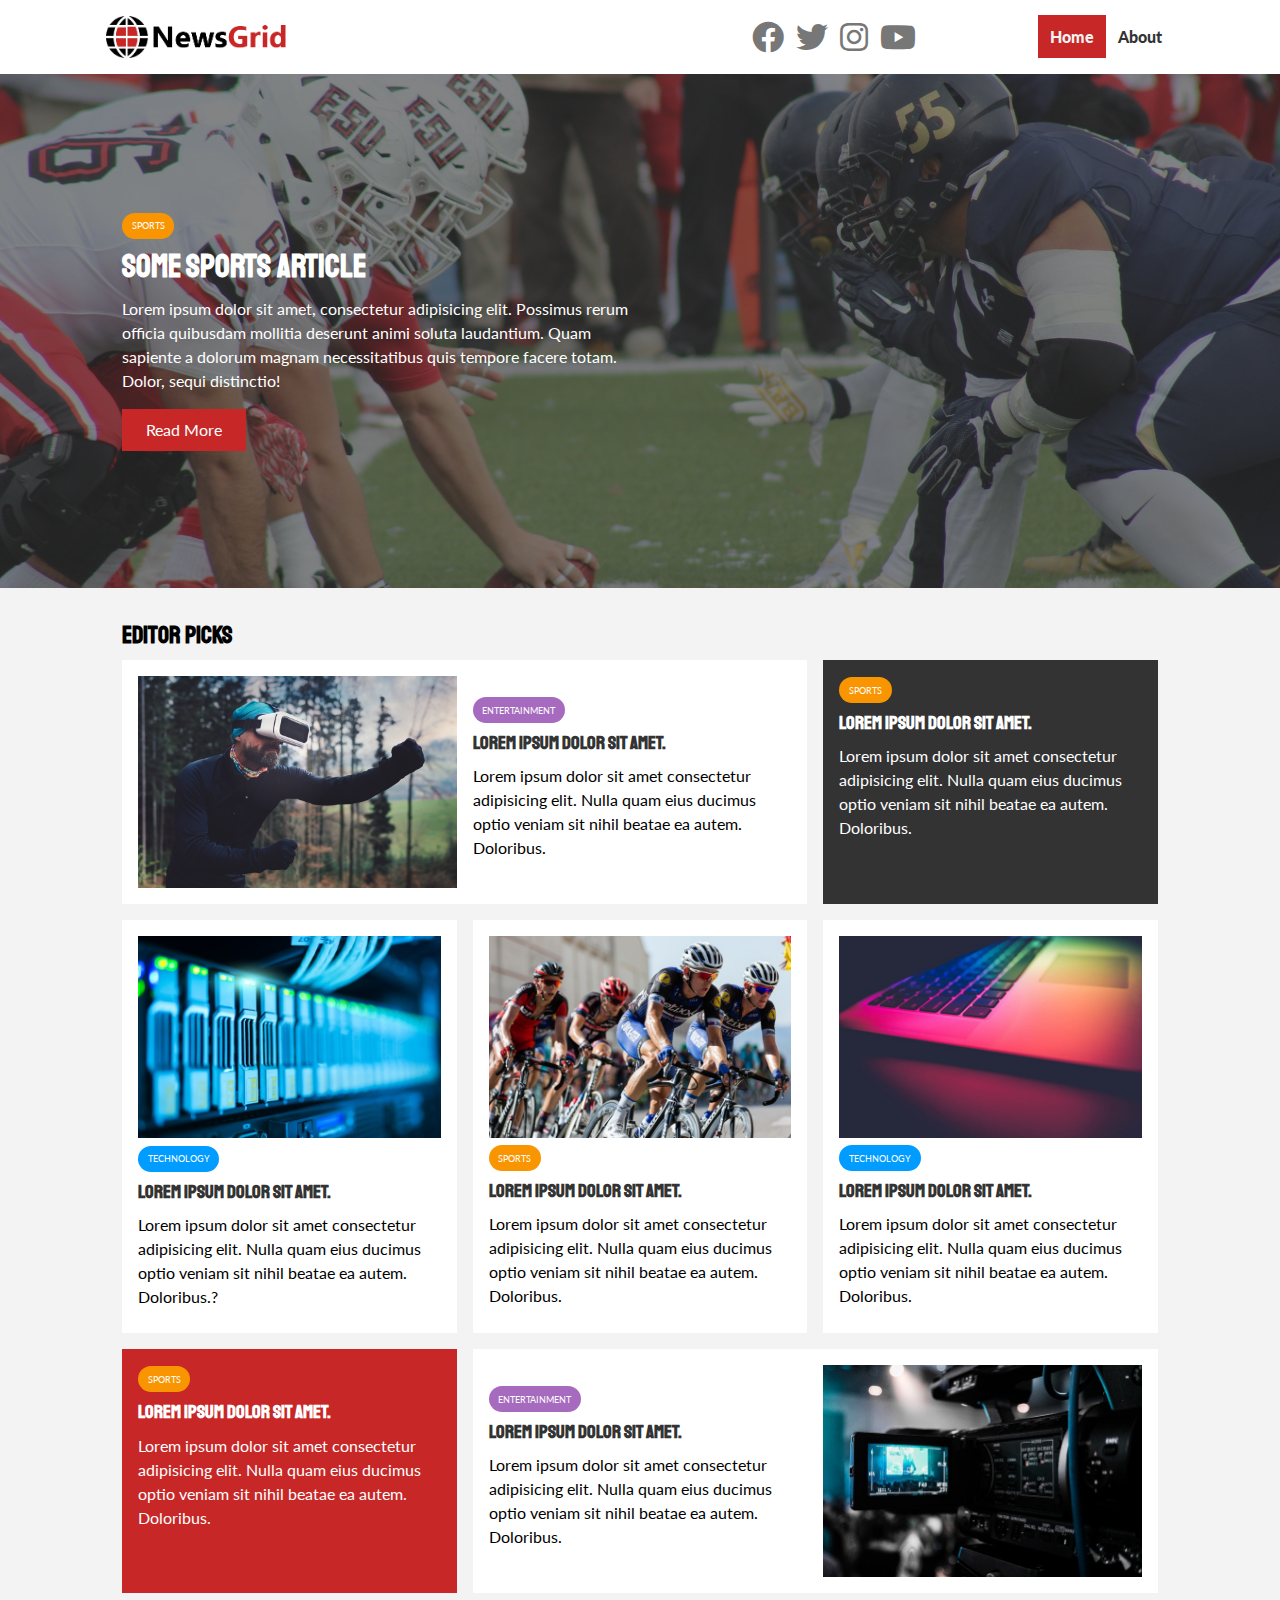
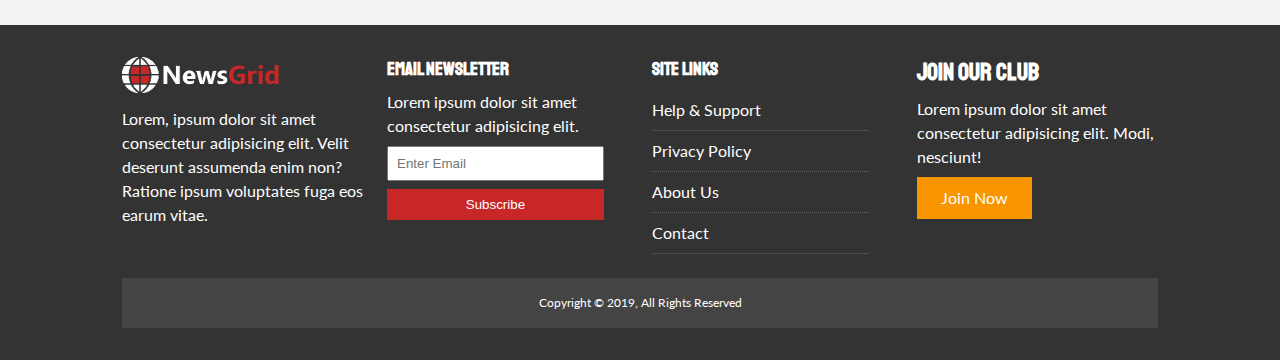
<file: index.html>
<!DOCTYPE html>
<html lang="en">

<head>
    <meta charset="UTF-8">
    <meta name="viewport" content="width=device-width, initial-scale=1.0">
    <meta name="description" content="This is a world best and powerful news platform online">
    <meta name="keyword" name="sports, world, politics, entertainment, advanture, creativity">
    <!-- Google fonts -->
    <link href="https://fonts.googleapis.com/css2?family=Lato:ital,wght@0,300;0,400;1,300;1,400;1,700&display=swap" rel="stylesheet">
    <link href="https://fonts.googleapis.com/css2?family=Staatliches&display=swap" rel="stylesheet">
    <link rel="shortcut icon" type="image/x-icon" href="favicon.ico">
    <title>NewsGrid Website | Top news</title>
    <link rel="stylesheet" href="css/all.css">
    <link rel="stylesheet" href="css/style.css">
    <link rel="stylesheet" media="screen and (max-width:768px)" href="css/mobile.css">
</head>

<body>
    <!--#### Navbar start ####-->
    <nav id="main-nav">
        <div class="container">
            <img src="images/logo.png" alt="logo" class="logo">
            <div class="social">
                <a href="facebook.com" target="_blank"> <i class="fab fa-facebook fa-2x"></i></a>
                <a href="twitter.com" target="_blank"> <i class="fab fa-twitter fa-2x"></i></a>
                <a href="instagram.com" target="_blank"> <i class="fab fa-instagram fa-2x"></i></a>
                <a href="youtube.com" target="_blank"> <i class="fab fa-youtube fa-2x"></i></a>
            </div>
            <ul>
                <li><a href="index.html" class="current">Home</a></li>
                <li><a href="about.html">About</a></li>
            </ul>
        </div>
    </nav>
    <!--#### Navbar End ####-->

    <!--#### Showcase start ####-->
    <section id="showcase">
        <div class="container">
            <div class="showcase-container">
                <div class="showcase-content">
                    <div class="catagory category-sports">Sports</div>
                    <h1>Some Sports Article</h1>
                    <p>Lorem ipsum dolor sit amet, consectetur adipisicing elit. Possimus rerum officia quibusdam mollitia deserunt animi soluta laudantium. Quam sapiente a dolorum magnam necessitatibus quis tempore facere totam. Dolor, sequi distinctio!</p>
                    <a href="article.html" class="btn btn-primary">Read More</a>
                </div>
            </div>
        </div>
    </section>
    <!--#### Showcase End ####-->

    <!--#### Home Articles start ####-->
    <section id="home-articles" class="py-2">
        <div class="container">
            <h2>Editor Picks</h2>
            <div class="articles-container">
                <article class="card">
                    <img src="images/articles/ent1.jpg" alt="Entertainment">
                    <div>
                        <div class="catagory category-ent">Entertainment</div>
                        <h3> <a href="article.html">Lorem ipsum dolor sit amet.</a></h3>
                        <p>Lorem ipsum dolor sit amet consectetur adipisicing elit. Nulla quam eius ducimus optio veniam sit nihil beatae ea autem. Doloribus.</p>
                    </div>
                </article>

                <article class="card bg-dark">
                    <div>
                        <div class="catagory category-sports">Sports</div>
                        <h3> <a href="article.html">Lorem ipsum dolor sit amet.</a></h3>
                        <p>Lorem ipsum dolor sit amet consectetur adipisicing elit. Nulla quam eius ducimus optio veniam sit nihil beatae ea autem. Doloribus.</p>
                    </div>
                </article>

                <article class="card">
                    <img src="images/articles/tech1.jpg" alt="Technology">
                    <div>
                        <div class="catagory category-tech">Technology</div>
                        <h3> <a href="article.html">Lorem ipsum dolor sit amet.</a></h3>
                        <p>Lorem ipsum dolor sit amet consectetur adipisicing elit. Nulla quam eius ducimus optio veniam sit nihil beatae ea autem. Doloribus.?</p>
                    </div>
                </article>

                <article class="card">
                    <img src="images/articles/sports1.jpg" alt="sports">
                    <div>
                        <div class="catagory category-sports">Sports</div>
                        <h3> <a href="article.html">Lorem ipsum dolor sit amet.</a></h3>
                        <p>Lorem ipsum dolor sit amet consectetur adipisicing elit. Nulla quam eius ducimus optio veniam sit nihil beatae ea autem. Doloribus.</p>
                    </div>
                </article>

                <article class="card">
                    <img src="images/articles/tech2.jpg" alt="Technology">
                    <div>
                        <div class="catagory category-tech">Technology</div>
                        <h3> <a href="article.html">Lorem ipsum dolor sit amet.</a></h3>
                        <p>Lorem ipsum dolor sit amet consectetur adipisicing elit. Nulla quam eius ducimus optio veniam sit nihil beatae ea autem. Doloribus.</p>
                    </div>
                </article>

                <article class="card bg-primary">
                    <div>
                        <div class="catagory category-sports">Sports</div>
                        <h3> <a href="article.html">Lorem ipsum dolor sit amet.</a></h3>
                        <p>Lorem ipsum dolor sit amet consectetur adipisicing elit. Nulla quam eius ducimus optio veniam sit nihil beatae ea autem. Doloribus.</p>
                    </div>
                </article>

                <article class="card">
                    <div>
                        <div class="catagory category-ent">Entertainment</div>
                        <h3> <a href="article.html">Lorem ipsum dolor sit amet.</a></h3>
                        <p>Lorem ipsum dolor sit amet consectetur adipisicing elit. Nulla quam eius ducimus optio veniam sit nihil beatae ea autem. Doloribus.</p>
                    </div>
                    <img src="images/articles/ent2.jpg" alt="Entertainment">
                </article>
            </div>
        </div>
    </section>
    <!--#### Home Articles End ####-->

    <!-- #### Footer start #### -->
    <footer id="main-footer" class="py-2">
        <div class="container footer-container">
            <div>
                <img src="images/logo_light.png" alt="News grid" class="main-img">
                <p>Lorem, ipsum dolor sit amet consectetur adipisicing elit. Velit deserunt assumenda enim non? Ratione ipsum voluptates fuga eos earum vitae.</p>
            </div>
            <div>
                <h3>Email Newsletter</h3>
                <p>Lorem ipsum dolor sit amet consectetur adipisicing elit.</p>
                <form>
                    <input type="email" placeholder="Enter Email">
                    <input type="submit" value="Subscribe" class="btn btn-primary">
                </form>
            </div>
            <div>
                <h3>Site Links</h3>
                <ul class="list">
                    <li><a href="#">Help & Support</a></li>
                    <li><a href="#">Privacy Policy</a></li>
                    <li><a href="about.html">About Us</a></li>
                    <li><a href="#">Contact</a></li>
                </ul>
            </div>
            <div>
                <h2>Join Our Club</h2>
                <p>Lorem ipsum dolor sit amet consectetur adipisicing elit. Modi, nesciunt!</p>
                <a href="#" class="btn btn-secondary">Join Now</a>
            </div>
            <div>
                <p>Copyright © 2019, All Rights Reserved</p>
            </div>

        </div>
    </footer>
    <!-- #### Footer End #### -->
</body>

</html>
</file>
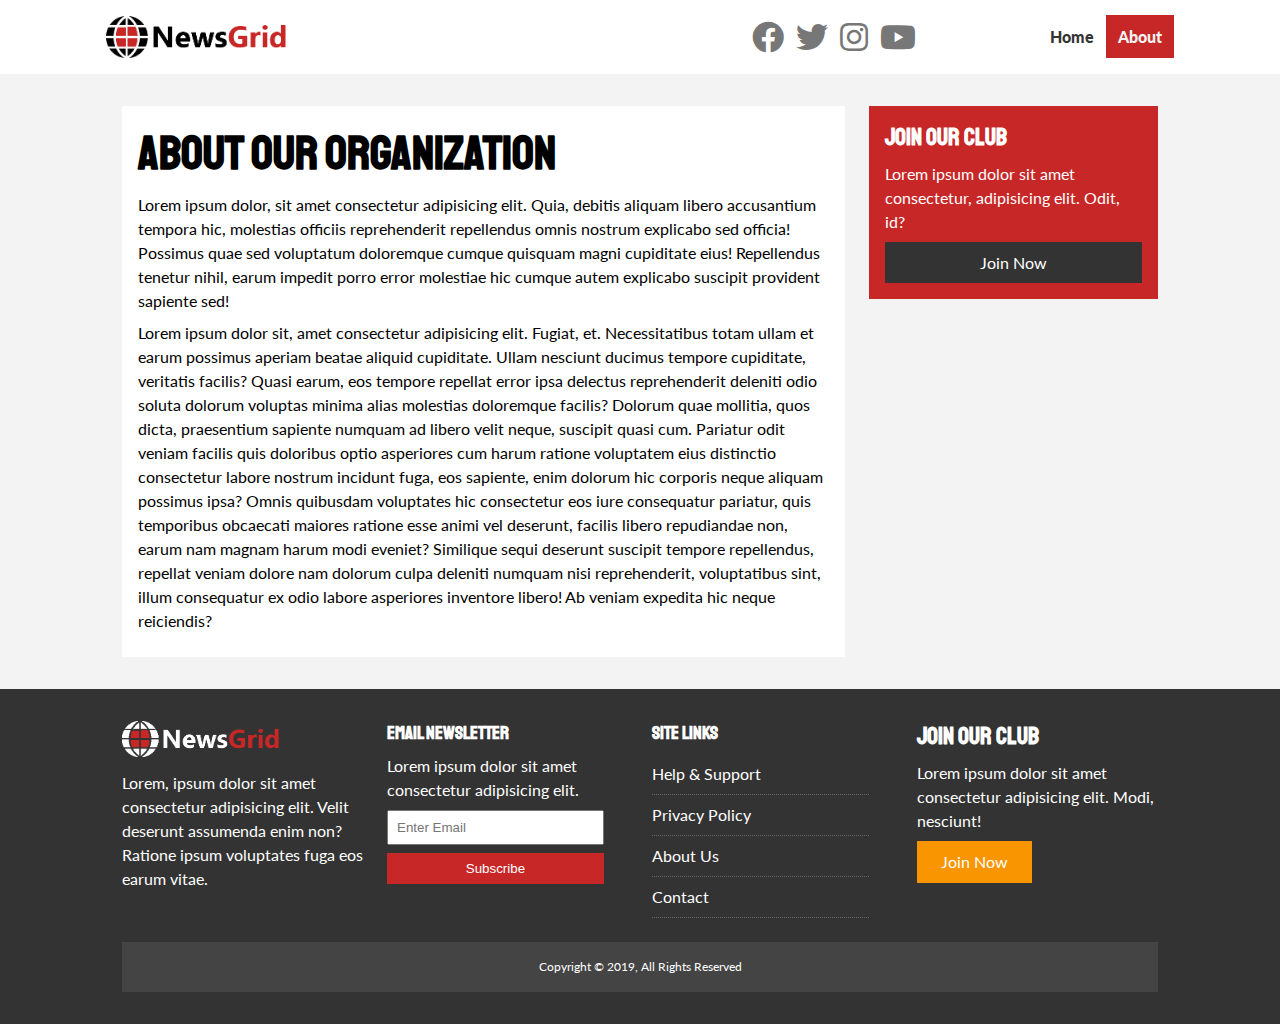
<file: about.html>
<!DOCTYPE html>
<html lang="en">

<head>
    <meta charset="UTF-8">
    <meta name="viewport" content="width=device-width, initial-scale=1.0">
    <meta name="description" content="This is a world best and powerful news platform online">
    <meta name="keyword" name="sports, world, politics, entertainment, advanture, creativity">
    <!-- Google fonts -->
    <link href="https://fonts.googleapis.com/css2?family=Lato:ital,wght@0,300;0,400;1,300;1,400;1,700&display=swap"
        rel="stylesheet">
    <link href="https://fonts.googleapis.com/css2?family=Staatliches&display=swap" rel="stylesheet">
    <link rel="shortcut icon" type="image/x-icon" href="favicon.ico">
    <title>NewsGrid Website | Top news</title>
    <link rel="stylesheet" href="css/all.css">
    <link rel="stylesheet" href="css/style.css">
    <link rel="stylesheet" media="screen and (max-width:768px)" href="css/mobile.css">
</head>

<body>
    <!--#### Navbar start ####-->
    <nav id="main-nav">
        <div class="container">
            <img src="images/logo.png" alt="logo" class="logo">
            <div class="social">
                <a href="facebook.com" target="_blank"> <i class="fab fa-facebook fa-2x"></i></a>
                <a href="twitter.com" target="_blank"> <i class="fab fa-twitter fa-2x"></i></a>
                <a href="instagram.com" target="_blank"> <i class="fab fa-instagram fa-2x"></i></a>
                <a href="youtube.com" target="_blank"> <i class="fab fa-youtube fa-2x"></i></a>
            </div>
            <ul>
                <li><a href="index.html">Home</a></li>
                <li><a href="about.html" class="current">About</a></li>
            </ul>
        </div>
    </nav>
    <!--#### Navbar End ####-->

    <!--#### About start ####-->
    <section id="about">
        <div class="container">
            <div class="page-container">
                <article class="card">
                    <h1 class="l-heading">About Our Organization</h1>
                    <p>Lorem ipsum dolor, sit amet consectetur adipisicing elit. Quia, debitis aliquam libero accusantium tempora hic, molestias officiis reprehenderit repellendus omnis nostrum explicabo sed officia! Possimus quae sed voluptatum doloremque cumque quisquam magni cupiditate eius! Repellendus tenetur nihil, earum impedit porro error molestiae hic cumque autem explicabo suscipit provident sapiente sed!</p>
                    <p>Lorem ipsum dolor sit, amet consectetur adipisicing elit. Fugiat, et. Necessitatibus totam ullam et earum possimus aperiam beatae aliquid cupiditate. Ullam nesciunt ducimus tempore cupiditate, veritatis facilis? Quasi earum, eos tempore repellat error ipsa delectus reprehenderit deleniti odio soluta dolorum voluptas minima alias molestias doloremque facilis? Dolorum quae mollitia, quos dicta, praesentium sapiente numquam ad libero velit neque, suscipit quasi cum. Pariatur odit veniam facilis quis doloribus optio asperiores cum harum ratione voluptatem eius distinctio consectetur labore nostrum incidunt fuga, eos sapiente, enim dolorum hic corporis neque aliquam possimus ipsa? Omnis quibusdam voluptates hic consectetur eos iure consequatur pariatur, quis temporibus obcaecati maiores ratione esse animi vel deserunt, facilis libero repudiandae non, earum nam magnam harum modi eveniet? Similique sequi deserunt suscipit tempore repellendus, repellat veniam dolore nam dolorum culpa deleniti numquam nisi reprehenderit, voluptatibus sint, illum consequatur ex odio labore asperiores inventore libero! Ab veniam expedita hic neque reiciendis?</p>
                </article>
                <aside class="card bg-primary">
                    <h2>Join Our Club</h2>
                    <p>Lorem ipsum dolor sit amet consectetur, adipisicing elit. Odit, id?</p>
                    <a href="#" class="btn btn-block btn-dark">Join Now</a>
                </aside>
            </div>
        </div>
    </section>
    <!--#### About End ####-->

    <!-- #### Footer start #### -->
    <footer id="main-footer" class="py-2">
        
        <div class="container footer-container">
            <div>
                <img src="images/logo_light.png" alt="News grid" class="main-img">
                <p>Lorem, ipsum dolor sit amet consectetur adipisicing elit. Velit deserunt assumenda enim non? Ratione ipsum voluptates fuga eos earum vitae.</p>
            </div>
            <div>
                <h3>Email Newsletter</h3>
                <p>Lorem ipsum dolor sit amet consectetur adipisicing elit.</p>
                <form>
                    <input type="email" placeholder="Enter Email">
                    <input type="submit" value="Subscribe" class="btn btn-primary">
                </form>
            </div>
            <div>
                <h3>Site Links</h3>
                <ul class="list">
                    <li><a href="#">Help & Support</a></li>
                    <li><a href="#">Privacy Policy</a></li>
                    <li><a href="about.html">About Us</a></li>
                    <li><a href="#">Contact</a></li>
                </ul>
            </div>
            <div>
                <h2>Join Our Club</h2>
                <p>Lorem ipsum dolor sit amet consectetur adipisicing elit. Modi, nesciunt!</p>
                <a href="#" class="btn btn-secondary">Join Now</a>
            </div>
            <div>
                <p>Copyright © 2019, All Rights Reserved</p>
            </div>
            
        </div>
    </footer>
    <!-- #### Footer End #### -->

</body>

</html>
</file>
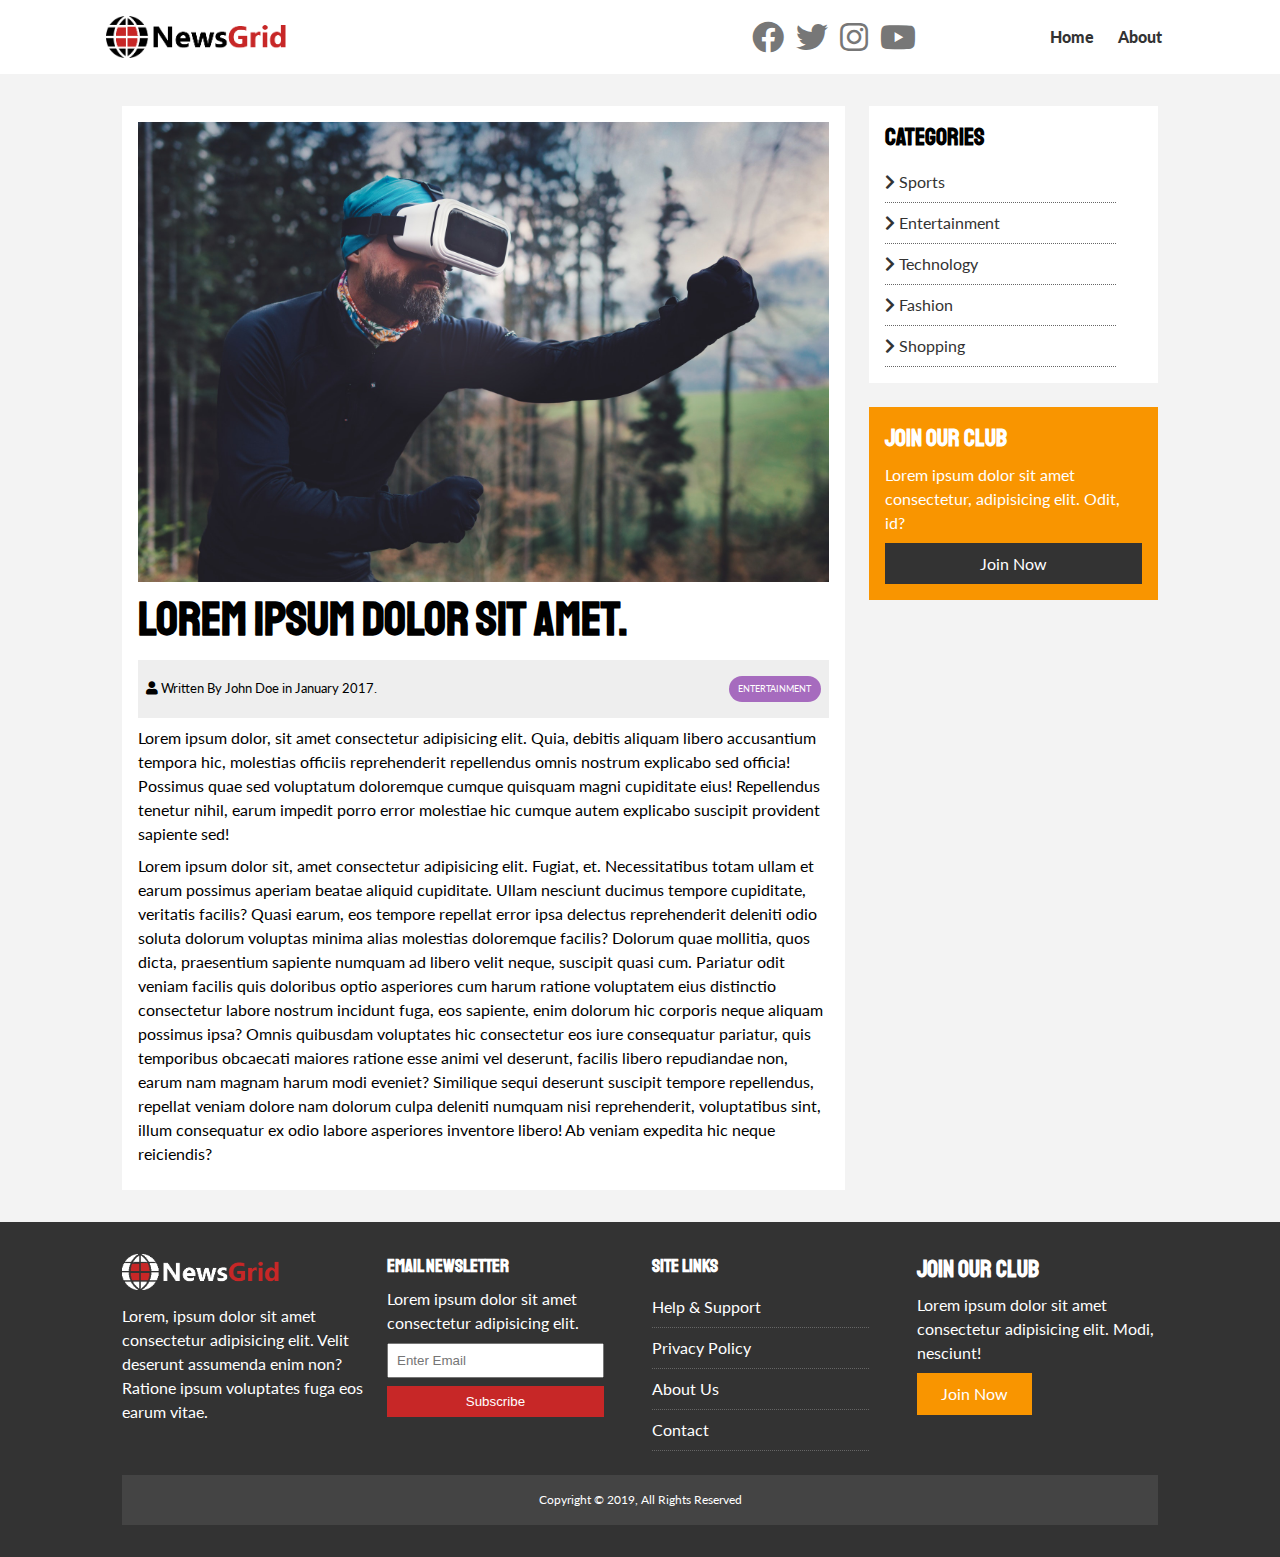
<file: article.html>
<!DOCTYPE html>
<html lang="en">

<head>
    <meta charset="UTF-8">
    <meta name="viewport" content="width=device-width, initial-scale=1.0">
    <meta name="description" content="This is a world best and powerful news platform online">
    <meta name="keyword" name="sports, world, politics, entertainment, advanture, creativity">
    <!-- Google fonts -->
    <link href="https://fonts.googleapis.com/css2?family=Lato:ital,wght@0,300;0,400;1,300;1,400;1,700&display=swap"
        rel="stylesheet">
    <link href="https://fonts.googleapis.com/css2?family=Staatliches&display=swap" rel="stylesheet">
    <link rel="shortcut icon" type="image/x-icon" href="favicon.ico">
    <title>NewsGrid Website | Latest News</title>
    <link rel="stylesheet" href="css/all.css">
    <link rel="stylesheet" href="css/style.css">
    <link rel="stylesheet" media="screen and (max-width:768px)" href="css/mobile.css">
</head>

<body>
    <!--#### Navbar start ####-->
    <nav id="main-nav">
        <div class="container">
            <img src="images/logo.png" alt="logo" class="logo">
            <div class="social">
                <a href="facebook.com" target="_blank"> <i class="fab fa-facebook fa-2x"></i></a>
                <a href="twitter.com" target="_blank"> <i class="fab fa-twitter fa-2x"></i></a>
                <a href="instagram.com" target="_blank"> <i class="fab fa-instagram fa-2x"></i></a>
                <a href="youtube.com" target="_blank"> <i class="fab fa-youtube fa-2x"></i></a>
            </div>
            <ul>
                <li><a href="index.html">Home</a></li>
                <li><a href="about.html">About</a></li>
            </ul>
        </div>
    </nav>
    <!--#### Navbar End ####-->

    <!--#### About start ####-->
    <section id="article">
        <div class="container">
            <div class="page-container">
                <article class="card">
                    <img src="images/articles/ent1.jpg" alt="Entertainment">
                    <h1 class="l-heading">Lorem ipsum dolor sit amet.</h1>
                    <div class="meta">
                        <small>
                            <i class="fas fa-user"></i> Written By John Doe in January 2017.
                        </small>
                        <div class="catagory category-ent">Entertainment</div>
                    </div>
                    <p>Lorem ipsum dolor, sit amet consectetur adipisicing elit. Quia, debitis aliquam libero accusantium tempora hic, molestias officiis reprehenderit repellendus omnis nostrum explicabo sed officia! Possimus quae sed voluptatum doloremque cumque quisquam magni cupiditate eius! Repellendus tenetur nihil, earum impedit porro error molestiae hic cumque autem explicabo suscipit provident sapiente sed!</p>
                    <p>Lorem ipsum dolor sit, amet consectetur adipisicing elit. Fugiat, et. Necessitatibus totam ullam et earum possimus aperiam beatae aliquid cupiditate. Ullam nesciunt ducimus tempore cupiditate, veritatis facilis? Quasi earum, eos tempore repellat error ipsa delectus reprehenderit deleniti odio soluta dolorum voluptas minima alias molestias doloremque facilis? Dolorum quae mollitia, quos dicta, praesentium sapiente numquam ad libero velit neque, suscipit quasi cum. Pariatur odit veniam facilis quis doloribus optio asperiores cum harum ratione voluptatem eius distinctio consectetur labore nostrum incidunt fuga, eos sapiente, enim dolorum hic corporis neque aliquam possimus ipsa? Omnis quibusdam voluptates hic consectetur eos iure consequatur pariatur, quis temporibus obcaecati maiores ratione esse animi vel deserunt, facilis libero repudiandae non, earum nam magnam harum modi eveniet? Similique sequi deserunt suscipit tempore repellendus, repellat veniam dolore nam dolorum culpa deleniti numquam nisi reprehenderit, voluptatibus sint, illum consequatur ex odio labore asperiores inventore libero! Ab veniam expedita hic neque reiciendis?</p>
                </article>
                <aside id="categories" class="card">
                    <h2>Categories</h2>
                    <ul class="list">
                        <li><a href="#"><i class="fas fa-chevron-right"></i> Sports</a></li>
                        <li><a href="#"><i class="fas fa-chevron-right"></i> Entertainment</a></li>
                        <li><a href="#"><i class="fas fa-chevron-right"></i> Technology</a></li>
                        <li><a href="#"><i class="fas fa-chevron-right"></i> Fashion</a></li>
                        <li><a href="#"><i class="fas fa-chevron-right"></i> Shopping</a></li>
                    </ul>
                </aside>
                <aside class="card bg-secondary">
                    <h2>Join Our Club</h2>
                    <p>Lorem ipsum dolor sit amet consectetur, adipisicing elit. Odit, id?</p>
                    <a href="#" class="btn btn-block btn-dark">Join Now</a>
                </aside>
            </div>
        </div>
    </section>
    <!--#### About End ####-->

    <!-- #### Footer start #### -->
    <footer id="main-footer" class="py-2">
        
        <div class="container footer-container">
            <div>
                <img src="images/logo_light.png" alt="News grid" class="main-img">
                <p>Lorem, ipsum dolor sit amet consectetur adipisicing elit. Velit deserunt assumenda enim non? Ratione ipsum voluptates fuga eos earum vitae.</p>
            </div>
            <div>
                <h3>Email Newsletter</h3>
                <p>Lorem ipsum dolor sit amet consectetur adipisicing elit.</p>
                <form>
                    <input type="email" placeholder="Enter Email">
                    <input type="submit" value="Subscribe" class="btn btn-primary">
                </form>
            </div>
            <div>
                <h3>Site Links</h3>
                <ul class="list">
                    <li><a href="#">Help & Support</a></li>
                    <li><a href="#">Privacy Policy</a></li>
                    <li><a href="about.html">About Us</a></li>
                    <li><a href="#">Contact</a></li>
                </ul>
            </div>
            <div>
                <h2>Join Our Club</h2>
                <p>Lorem ipsum dolor sit amet consectetur adipisicing elit. Modi, nesciunt!</p>
                <a href="#" class="btn btn-secondary">Join Now</a>
            </div>
            <div>
                <p>Copyright © 2019, All Rights Reserved</p>
            </div>
            
        </div>
    </footer>
    <!-- #### Footer End #### -->

</body>

</html>
</file>
<file: css/style.css>
:root {
    --primary-color:#c72727;
    --secondary-color:#f99500;
    --light-color:#f3f3f3;
    --dark-color:#333;
    --max-width:1100px;
}
.catagory {
    --sports-color: #f99500;
    --ent-color: #a66bbe;
    --tech-color: #009cff;
}

/* Reset Code */
*{
    margin:0;
    padding:0;
    box-sizing:border-box;
}

/* Core CSS */
body{
    font-family: 'Lato', sans-serif;
    line-height:1.5;
    background:var(--light-color);
}
a{
    text-decoration:none;
    color:var(--dark-color);
}
ul{
    list-style:none;
}
img{
    width:100%;
}
p{
    margin: 0.5rem 0;
}
h1,h2,h3,h4,h5,h6{
    font-family: 'Staatliches', cursive;
    margin-bottom:.55rem;
    line-height:1.3;
}

/* Utility Classes */
.container{
    max-width: var(--max-width);
    margin:0 auto;
    padding:0 2rem;
    overflow:hidden;
}
.catagory{
    display: inline-block;
    color:#fff;
    padding: 0.4rem 0.6rem;
    font-size:0.55rem;
    text-transform: uppercase;
    border-radius:0.95rem;
    margin-bottom:0.5rem;
}

.category-ent { background: var(--ent-color) }
.category-sports { background: var(--sports-color) }
.category-tech { background: var(--tech-color) }

.btn{
    display: inline-block;
    color: #fff;
    padding: 0.55rem 1.5rem;
    border:none;
}
.btn:hover{opacity:0.4;}

.btn-primary{background-color: var(--primary-color);}
.btn-secondary{background-color: var(--secondary-color);}
.btn-dark{background-color: var(--dark-color);}

.btn-block{
    display: block;
    width:100%;
    text-align:center;
}
.card{
    background:#FFF;
    padding:1rem;
}
.bg-dark{
    background-color: var(--dark-color);
    color:#fff;
}
.bg-primary{
    background-color: var(--primary-color);
    color:#fff;
}
.bg-secondary{
    background-color: var(--secondary-color);
    color:#fff;
}
.py-1{padding:1.5rem 0}
.py-2{padding:2rem 0}
.py-3{padding:3rem 0}
.p-1{padding:1.5rem}
.p-2{padding:2rem}
.p-3{padding:3rem}

.bg-dark h1 a,
.bg-dark h2 a,
.bg-dark h3 a,
.bg-dark h4 a,
.bg-dark h5 a,
.bg-dark h6 a{
    color:#fff;
}
.bg-primary h1 a,
.bg-primary h2 a,
.bg-primary h3 a,
.bg-primary h4 a,
.bg-primary h5 a,
.bg-primary h6 a{
    color:#fff;
}
.bg-secondary h1 a,
.bg-secondary h2 a,
.bg-secondary h3 a,
.bg-secondary h4 a,
.bg-secondary h5 a,
.bg-secondary h6 a{
    color:#fff;
}
.list li{
    padding:0.5rem 0;
    border-bottom: 1px dotted #666;
    width:90%;
}

.list li a:hover{
    color:var(--primary-color) !important;
}
.page-container{
    display:grid;
    grid-template-columns: 5fr 2fr;
    margin:2rem 0;
    grid-gap: 1.5rem;
}
.page-container > *:first-child{
    grid-row: 1 / span 3;
}
.l-heading{
    font-size:3rem;
}
#article .meta{
    display:flex;
    justify-content:space-between;
    align-items:center;
    padding:0.5rem;
    background:#eee;
}
#article .meta .catagory {
    margin-top:0.5rem;
}

/* #### Navbar start #### */
#main-nav{
    background-color:#fff;
    position:sticky;
    top:0;
    z-index:2;
}
#main-nav .container{
    display:grid;
    grid-template-columns: 6fr 3fr 2fr;
    padding:1rem;
    align-items:center;
    /* border:1px solid red; */
}
#main-nav .logo{
    width:180px;
}
#main-nav .social{
    justify-self: center;
}
#main-nav .social i{
    color:#777;
    margin:0.25rem;
}
#main-nav ul{
    display:flex;
    justify-self:end;
}
#main-nav ul li a{
    padding:0.75rem;
    font-weight:900;
}
#main-nav ul li a.current{
    background:var(--primary-color);
    color:var(--light-color);
}
#main-nav ul li a:hover{
    background:var(--light-color);
    color:var(--dark-color);
}
/* #### Navbar End #### */

/* #### Showcase start #### */
#showcase{
    background:#333;
    color:#fff;
    padding:2rem;
    position:relative;
}
#showcase::before{
    content:'';
    position:absolute;
    background:url(../images/featured.jpg) no-repeat center center/cover;
    top:0;
    left:0;
    height:100%;
    width:100%;
    opacity:0.4;
}
#showcase .showcase-container{
    display:grid;
    grid-template-columns:repeat(2, 1fr);
    align-items: center;
    height:50vh;

}
#showcase .showcase-content{
    z-index:1;
}
#showcase .showcase-content h1{
    font-size:2rem;
}
#showcase .showcase-content p{
    margin-bottom:1rem;
}
/* #### Showcase End #### */


/* #### Home article start #### */
#home-articles .articles-container{
    display:grid;
    grid-template-columns:repeat(3, 1fr);
    grid-gap:1rem;
}
#home-articles .articles-container > *:first-child,
#home-articles .articles-container > *:last-child
{
    display:grid;
    grid-template-columns: repeat(2, 1fr);
    grid-gap:1rem;
    grid-column: 1 / span 2;
    align-items:center;
}
#home-articles .articles-container > *:last-child{
    grid-column: 2 / span 2;
}
/* #### Home article end #### */


/* #### Footer start #### */
#main-footer{
    background:var(--dark-color);
    color:#fff;
}
#main-footer img{
    width:65%;
}
#main-footer a{
    color:#fff;
}
#main-footer .footer-container{
    display:grid;
    grid-template-columns: repeat(4, 1fr);
    grid-gap:1.5rem;
}
#main-footer .footer-container > *:last-child{
    background:#444;
    grid-column: 1 / span 4;
    text-align:center;
    padding:0.5rem;
    font-size:0.75rem;
}
#main-footer .footer-container input[type=email]{
    width:90%;
    padding:0.5rem;
    margin-bottom:0.5rem;
}
#main-footer .footer-container input[type=submit]{
    width:90%;
    padding:0.5rem;
    margin-bottom:0.5rem;
}
/* #### Footer end #### */
</file>
<file: css/mobile.css>
/* Navigation */
#main-nav .social{
    display:none;
}
#main-nav .container{
    grid-template-columns: 1fr;
    grid-gap:1.2rem;
}
#main-nav .container .logo,
#main-nav .container ul{
    justify-self:center;
}
#main-nav .container ul li a{
    padding:0.5rem;
}
#showcase .showcase-container{
    height:100%;
}

/* Home article container */
#home-articles .articles-container{
    grid-template-columns:repeat(2, 1fr);
}
#home-articles .articles-container > *:first-child,
#home-articles .articles-container > *:last-child{
    grid-template-columns: 1fr;
    grid-column:1;
}

@media (max-width:600px){
    #showcase .showcase-container{
        grid-template-columns:1fr;
        height:100%;
    }
    #main-footer .footer-container{
        grid-template-columns:1fr;
    }
    #main-footer .footer-container > *:first-child,
    #main-footer .footer-container > *:nth-child(2)
    {
        border-bottom:1px dotted #444;
        padding-bottom:1rem;
    }

    #main-footer .footer-container > *:last-child{
        grid-column:1;
    }
    .page-container{
        grid-template-columns: 1fr;
        grid-column:1;
        grid-row:1;
        text-align:center;
    }


}
</file>
